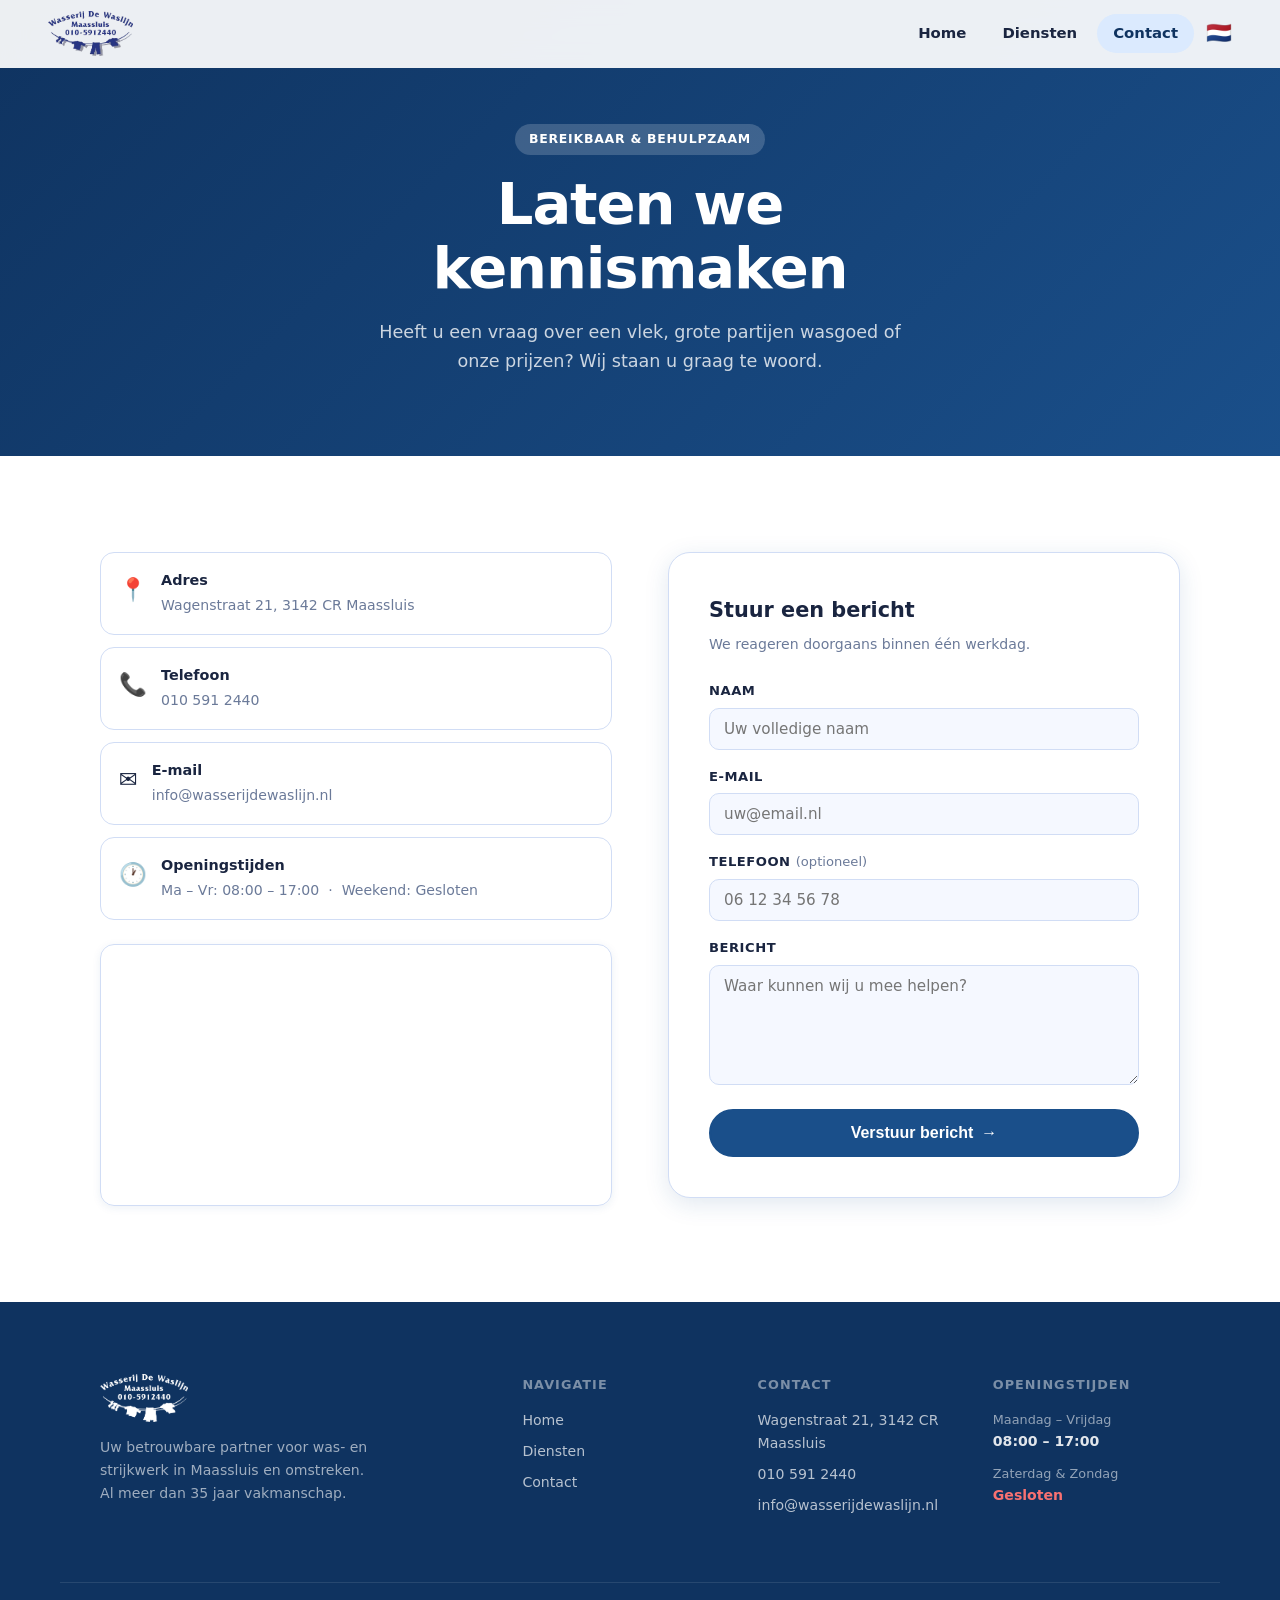
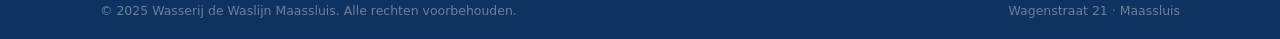
<file: contact.html>
<!DOCTYPE html>
<html lang="nl">
<head>
    <meta charset="UTF-8">
    <meta name="viewport" content="width=device-width, initial-scale=1.0">
    <title>Contact | Wasserij de Waslijn Maassluis</title>
    <meta name="description" content="Neem contact op met Wasserij de Waslijn. Bel 010 591 2440 of mail info@wasserijdewaslijn.nl. Wagenstraat 21, Maassluis.">
    <link rel="stylesheet" href="style.css">
</head>
<body>

    <div id="header-placeholder"></div>

    <main>

        <!-- ── PAGE HERO ── -->
        <div class="page-hero">
            <div class="page-hero-content">
                <div class="chip">Bereikbaar & Behulpzaam</div>
                <h1 class="heading-xl">Laten we<br>kennismaken</h1>
                <p class="subtext">Heeft u een vraag over een vlek, grote partijen wasgoed of onze prijzen? Wij staan u graag te woord.</p>
            </div>
        </div>

        <!-- ── CONTACT LAYOUT ── -->
        <section class="section">
            <div class="contact-layout">

                <!-- LINKS: info + map -->
                <div class="reveal">
                    <div class="contact-details">
                        <a href="https://maps.google.com/?q=Wagenstraat+21+3142+CR+Maassluis" target="_blank" rel="noopener" class="cdetail">
                            <div class="cdetail-icon">📍</div>
                            <div class="cdetail-body">
                                <strong>Adres</strong>
                                <span>Wagenstraat 21, 3142 CR Maassluis</span>
                            </div>
                        </a>
                        <a href="tel:0105912440" class="cdetail">
                            <div class="cdetail-icon">📞</div>
                            <div class="cdetail-body">
                                <strong>Telefoon</strong>
                                <span>010 591 2440</span>
                            </div>
                        </a>
                        <a href="mailto:info@wasserijdewaslijn.nl" class="cdetail">
                            <div class="cdetail-icon">✉️</div>
                            <div class="cdetail-body">
                                <strong>E-mail</strong>
                                <span>info@wasserijdewaslijn.nl</span>
                            </div>
                        </a>
                        <div class="cdetail" style="cursor:default;">
                            <div class="cdetail-icon">🕐</div>
                            <div class="cdetail-body">
                                <strong>Openingstijden</strong>
                                <span>Ma – Vr: 08:00 – 17:00 &nbsp;·&nbsp; Weekend: Gesloten</span>
                            </div>
                        </div>
                    </div>

                    <div class="map-wrap">
                        <iframe
                            title="Locatie Wasserij de Waslijn"
                            src="https://maps.google.com/maps?q=Wagenstraat+21,+3142+CR+Maassluis,+Netherlands&t=&z=16&ie=UTF8&iwloc=&output=embed"
                            allowfullscreen
                            loading="lazy"
                            referrerpolicy="no-referrer-when-downgrade">
                        </iframe>
                    </div>
                </div>

                <!-- RECHTS: form -->
                <div class="form-card reveal" style="transition-delay:0.15s;">
                    <h3>Stuur een bericht</h3>
                    <p>We reageren doorgaans binnen één werkdag.</p>

                    <form id="contact-form" action="https://formspree.io/f/xnjoqooq" method="POST">
                        <div class="fgroup">
                            <label for="name">Naam</label>
                            <input type="text" id="name" name="naam" placeholder="Uw volledige naam" required>
                        </div>
                        <div class="fgroup">
                            <label for="email">E-mail</label>
                            <input type="email" id="email" name="email" placeholder="uw@email.nl" required>
                        </div>
                        <div class="fgroup">
                            <label for="phone">Telefoon <span style="font-weight:400;text-transform:none;letter-spacing:0;color:var(--muted)">(optioneel)</span></label>
                            <input type="tel" id="phone" name="telefoon" placeholder="06 12 34 56 78">
                        </div>
                        <div class="fgroup">
                            <label for="message">Bericht</label>
                            <textarea id="message" name="bericht" placeholder="Waar kunnen wij u mee helpen?" required></textarea>
                        </div>

                        <!-- Spam bescherming -->
                        <input type="text" name="_gotcha" style="display:none">

                        <button type="submit" id="form-submit" class="btn btn-blue btn-lg" style="width:100%;justify-content:center;margin-top:8px;">
                            Verstuur bericht <span class="btn-arrow">→</span>
                        </button>
                    </form>

                    <div id="form-success" style="display:none;text-align:center;padding:40px 0;">
                        <div style="font-size:3rem;margin-bottom:16px;">✅</div>
                        <h3 style="font-size:1.3rem;margin-bottom:10px;">Bericht verstuurd!</h3>
                        <p style="color:var(--muted);font-size:0.93rem;">Wij nemen zo snel mogelijk contact met u op.</p>
                    </div>
                </div>

            </div>
        </section>

    </main>

    <div id="footer-placeholder"></div>

    <script src="components.js"></script>
    <script>
        loadComponents('contact');

        const form = document.getElementById('contact-form');
        const successMsg = document.getElementById('form-success');
        const submitBtn = document.getElementById('form-submit');

        form.addEventListener('submit', async function(e) {
            e.preventDefault();
            submitBtn.disabled = true;
            submitBtn.innerText = "Verzenden...";

            const data = new FormData(form);
            const response = await fetch(form.action, {
                method: 'POST',
                body: data,
                headers: { 'Accept': 'application/json' }
            });

            if (response.ok) {
                form.style.display = 'none';
                successMsg.style.display = 'block';
            } else {
                alert('Er ging iets mis. Bel ons gerust op 010 591 2440.');
                submitBtn.disabled = false;
                submitBtn.innerText = "Verstuur bericht →";
            }
        });
    </script>
</body>
</html>
</file>
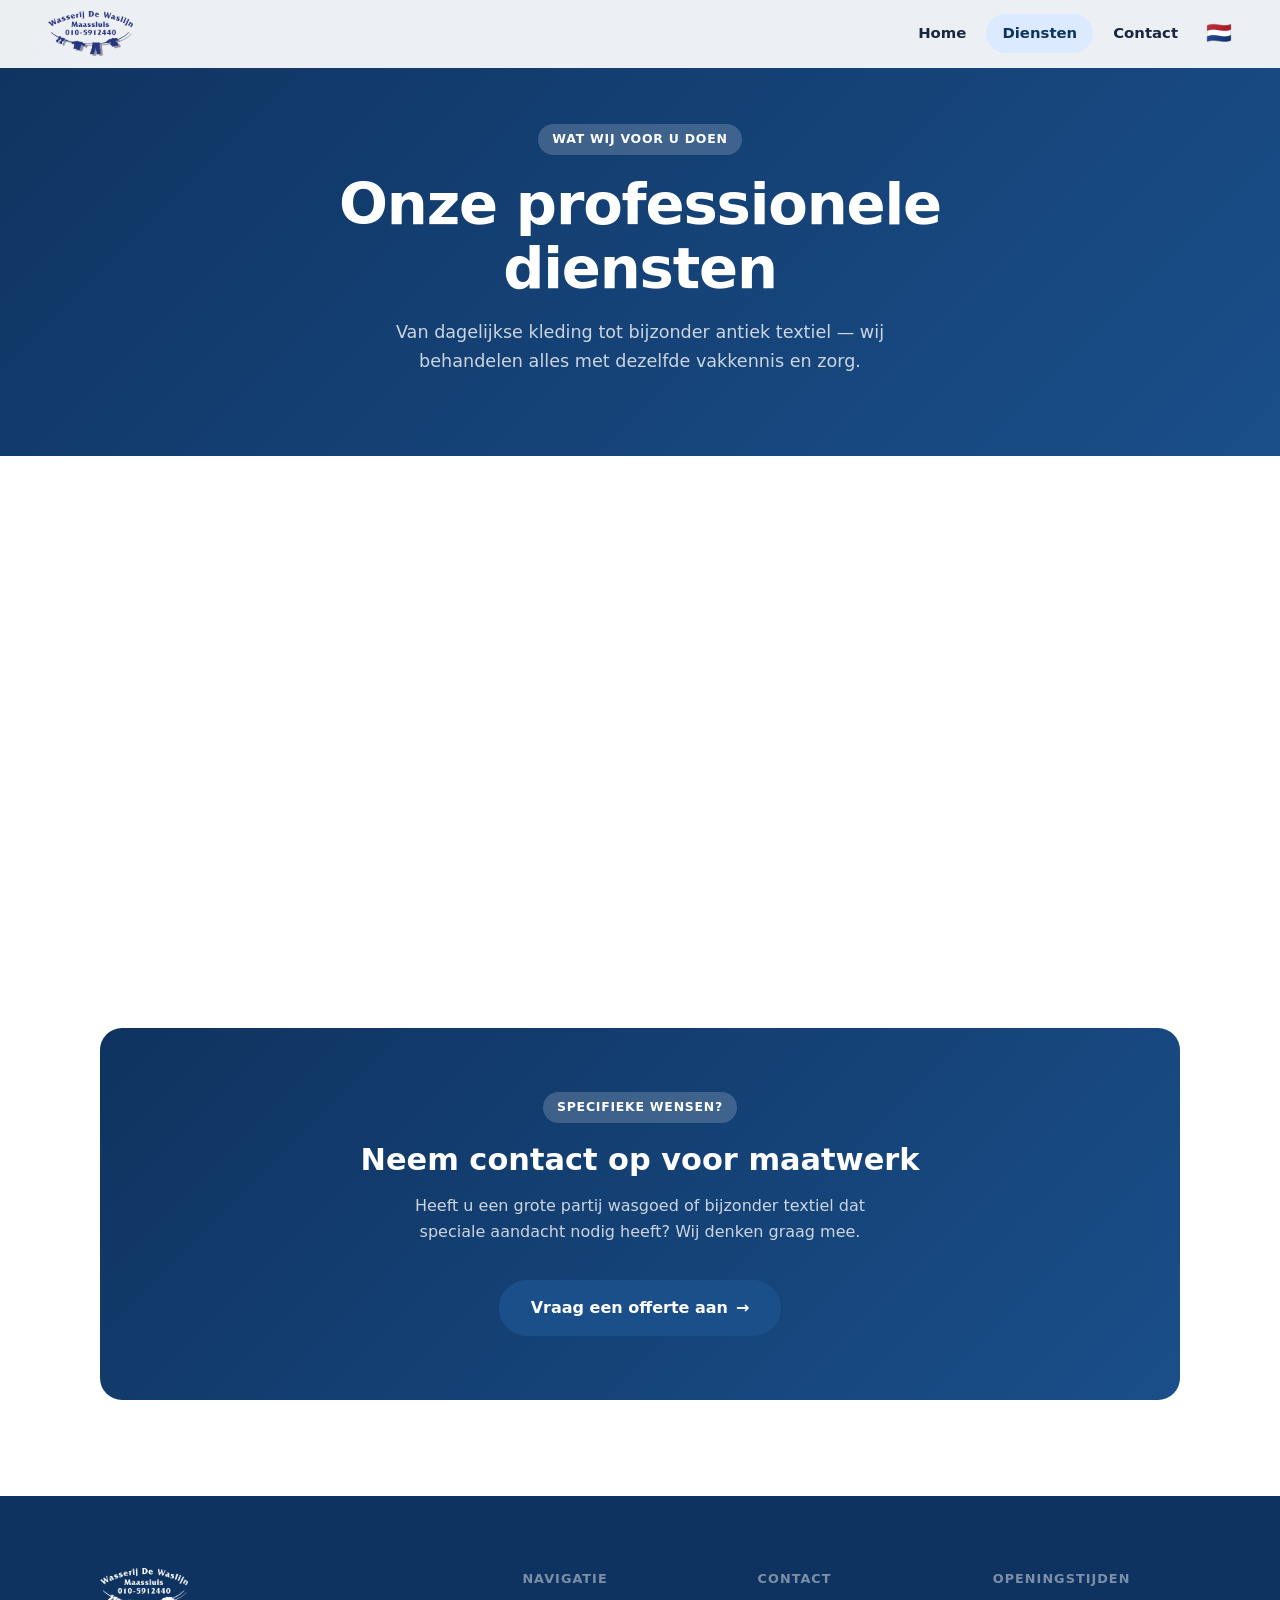
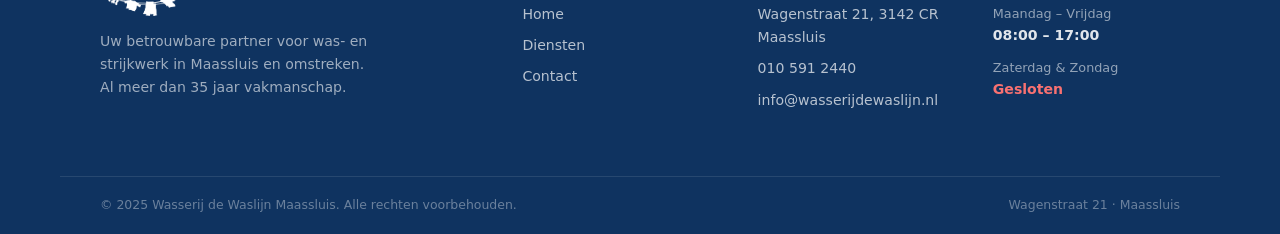
<file: diensten.html>
<!DOCTYPE html>
<html lang="nl">
<head>
    <meta charset="UTF-8">
    <meta name="viewport" content="width=device-width, initial-scale=1.0">
    <title>Diensten | Wasserij de Waslijn Maassluis</title>
    <meta name="description" content="Bekijk de diensten van Wasserij de Waslijn: wassen, strijken, bedrijfskleding en antiek textiel. Wagenstraat 21, Maassluis.">
    <link rel="stylesheet" href="style.css">
</head>
<body>

    <div id="header-placeholder"></div>

    <main>

        <!-- ── PAGE HERO ── -->
        <div class="page-hero">
            <div class="page-hero-content">
                <div class="chip">Wat wij voor u doen</div>
                <h1 class="heading-xl">Onze professionele<br>diensten</h1>
                <p class="subtext">Van dagelijkse kleding tot bijzonder antiek textiel — wij behandelen alles met dezelfde vakkennis en zorg.</p>
            </div>
        </div>

        <!-- ── DIENSTEN ── -->
        <section class="section">
            <div class="services-grid reveal-stagger">

                <div class="scard">
                    <div class="scard-icon-wrap">
                        <span class="scard-icon">👔</span>
                    </div>
                    <h2>Wassen & Strijken</h2>
                    <p>Uw dagelijkse kleding is bij ons in vertrouwde handen. Wij wassen met zorgvuldig geselecteerde middelen. Het resultaat? Uw kleding komt niet alleen fris, maar ook <strong>perfect gestreken</strong> terug.</p>
                    <span class="scard-tag">Dagelijks · Snel · Zorgvuldig</span>
                </div>

                <div class="scard">
                    <div class="scard-icon-wrap">
                        <span class="scard-icon">🧥</span>
                    </div>
                    <h2>Bedrijfskleding</h2>
                    <p>Voor ondernemers in Maassluis verzorgen wij de reiniging van overalls, koksbuizen, uniformen en representatieve kleding. Uw team ziet er altijd <strong>professioneel en verzorgd</strong> uit.</p>
                    <span class="scard-tag">Maatwerk · Volumes · Betrouwbaar</span>
                </div>

                <div class="scard">
                    <div class="scard-icon-wrap">
                        <span class="scard-icon">🏺</span>
                    </div>
                    <h2>Speciale Was & Antiek</h2>
                    <p>Heeft u vergeelde antieke lakens of erfstukken? Wij zijn specialisten in het <strong>stralend wit krijgen</strong> van oud textiel. Wij stijven uw linnen nog op authentieke wijze.</p>
                    <span class="scard-tag">Delicaat · Specialistisch · Authentiek</span>
                </div>

            </div>

            <!-- CTA -->
            <div class="cta-band reveal">
                <div class="chip">Specifieke wensen?</div>
                <h2 class="heading-md" style="margin-bottom:14px;">Neem contact op voor maatwerk</h2>
                <p>Heeft u een grote partij wasgoed of bijzonder textiel dat speciale aandacht nodig heeft? Wij denken graag mee.</p>
                <a href="contact.html" class="btn btn-blue btn-lg" style="margin-top:34px;">Vraag een offerte aan <span class="btn-arrow">→</span></a>
            </div>
        </section>

    </main>

    <div id="footer-placeholder"></div>

    <script src="components.js"></script>
    <script>
        loadComponents('diensten');
    </script>
</body>
</html>
</file>
<file: style.css>
/* ============================================================
   WASSERIJ DE WASLIJN — style.css
   Volledig responsive · Mobile-first
   ============================================================ */

/* ── RESET & BASE ─────────────────────────────────────────── */
*, *::before, *::after { box-sizing: border-box; margin: 0; padding: 0; }

:root {
  --blue:        #1a4f8a;
  --blue-dark:   #0f3360;
  --blue-mid:    #2563b0;
  --blue-light:  #dbeafe;
  --accent:      #3b82f6;
  --white:       #ffffff;
  --off-white:   #f5f8ff;
  --text:        #1a2540;
  --muted:       #6b7a99;
  --border:      #d1ddf5;
  --card-bg:     #ffffff;
  --shadow-sm:   0 2px 8px rgba(26,79,138,.08);
  --shadow-md:   0 6px 24px rgba(26,79,138,.13);
  --shadow-lg:   0 16px 48px rgba(26,79,138,.16);
  --radius:      14px;
  --radius-lg:   22px;
  --transition:  .25s cubic-bezier(.4,0,.2,1);
  --header-h:    68px;
}

html { scroll-behavior: smooth; font-size: 16px; }

body {
  font-family: 'Segoe UI', system-ui, -apple-system, sans-serif;
  color: var(--text);
  background: var(--white);
  line-height: 1.65;
  overflow-x: hidden;
}

img { max-width: 100%; display: block; }
a  { color: inherit; text-decoration: none; }

/* ── TYPOGRAPHY ──────────────────────────────────────────── */
.heading-xl {
  font-size: clamp(2rem, 5vw, 3.6rem);
  font-weight: 800;
  line-height: 1.12;
  letter-spacing: -.02em;
}
.heading-lg {
  font-size: clamp(1.6rem, 3.5vw, 2.6rem);
  font-weight: 800;
  line-height: 1.18;
  letter-spacing: -.02em;
}
.heading-md {
  font-size: clamp(1.3rem, 2.5vw, 1.9rem);
  font-weight: 700;
  line-height: 1.25;
}
.heading-accent { color: var(--accent); }
.line-accent    { color: var(--accent); }

.subtext {
  font-size: clamp(.95rem, 1.5vw, 1.1rem);
  color: var(--muted);
  max-width: 560px;
  margin: 0 auto;
}

/* ── CHIP ────────────────────────────────────────────────── */
.chip {
  display: inline-flex;
  align-items: center;
  gap: 6px;
  background: var(--blue-light);
  color: var(--blue-dark);
  font-size: .78rem;
  font-weight: 700;
  letter-spacing: .06em;
  text-transform: uppercase;
  padding: 5px 14px;
  border-radius: 100px;
  margin-bottom: 18px;
}

/* ── BUTTONS ─────────────────────────────────────────────── */
.btn {
  display: inline-flex;
  align-items: center;
  gap: 8px;
  font-weight: 700;
  border-radius: 100px;
  border: 2px solid transparent;
  cursor: pointer;
  transition: var(--transition);
  white-space: nowrap;
  font-size: .95rem;
  padding: 10px 24px;
}
.btn-lg  { padding: 13px 30px; font-size: 1rem; }
.btn-arrow { transition: transform var(--transition); }
.btn:hover .btn-arrow { transform: translateX(4px); }

.btn-blue {
  background: var(--blue);
  color: var(--white);
  border-color: var(--blue);
}
.btn-blue:hover { background: var(--blue-dark); border-color: var(--blue-dark); }

.btn-white {
  background: var(--white);
  color: var(--blue);
  border-color: var(--white);
}
.btn-white:hover { background: var(--blue-light); }

.btn-outline {
  background: transparent;
  color: var(--white);
  border-color: rgba(255,255,255,.55);
}
.btn-outline:hover { background: rgba(255,255,255,.12); border-color: var(--white); }

/* ── SECTION WRAPPER ─────────────────────────────────────── */
.section {
  max-width: 1160px;
  margin: 0 auto;
  padding: clamp(48px, 8vw, 96px) clamp(16px, 5vw, 40px);
}

/* ── HEADER ──────────────────────────────────────────────── */
#site-header {
  position: fixed;
  top: 0; left: 0; right: 0;
  z-index: 100;
  height: var(--header-h);
  display: flex;
  align-items: center;
  justify-content: space-between;
  padding: 0 clamp(16px, 4vw, 48px);
  background: rgba(255,255,255,.92);
  backdrop-filter: blur(12px);
  -webkit-backdrop-filter: blur(12px);
  border-bottom: 1px solid transparent;
  transition: box-shadow var(--transition), border-color var(--transition);
}
#site-header.scrolled {
  box-shadow: var(--shadow-md);
  border-color: var(--border);
}

.logo, .footer-logo {
  height: 46px;
  width: auto;
  object-fit: contain;
}
.header-logo-link { display: flex; align-items: center; }

/* Nav desktop */
nav {
  display: flex;
  align-items: center;
  gap: 12px;
}
#nav-menu {
  display: flex;
  list-style: none;
  gap: 4px;
  align-items: center;
}
#nav-menu a {
  display: block;
  padding: 7px 16px;
  border-radius: 100px;
  font-weight: 600;
  font-size: .93rem;
  color: var(--text);
  transition: background var(--transition), color var(--transition);
}
#nav-menu a:hover,
#nav-menu a.active {
  background: var(--blue-light);
  color: var(--blue-dark);
}

/* Lang flag */
.lang-flag { font-size: 1.3rem; line-height: 1; user-select: none; }

/* Hamburger */
.hamburger {
  display: none;
  flex-direction: column;
  justify-content: center;
  align-items: center;
  gap: 5px;
  width: 40px; height: 40px;
  border: none;
  background: transparent;
  cursor: pointer;
  padding: 6px;
  border-radius: 8px;
  transition: background var(--transition);
}
.hamburger:hover { background: var(--blue-light); }
.hamburger span {
  display: block;
  width: 22px; height: 2px;
  background: var(--text);
  border-radius: 2px;
  transition: transform var(--transition), opacity var(--transition);
  transform-origin: center;
}
.hamburger.open span:nth-child(1) { transform: translateY(7px) rotate(45deg); }
.hamburger.open span:nth-child(2) { opacity: 0; transform: scaleX(0); }
.hamburger.open span:nth-child(3) { transform: translateY(-7px) rotate(-45deg); }

/* ── HERO ────────────────────────────────────────────────── */
.hero {
  position: relative;
  min-height: 100svh;
  display: flex;
  align-items: center;
  justify-content: center;
  text-align: center;
  overflow: hidden;
  background: linear-gradient(145deg, var(--blue-dark) 0%, var(--blue) 60%, var(--blue-mid) 100%);
  padding: calc(var(--header-h) + 40px) 20px 60px;
}

.hero-bg-photo {
  position: absolute; inset: 0;
  background: url('assets/hero-bg.jpg') center/cover no-repeat;
  opacity: .12;
  pointer-events: none;
}

/* Orbs */
.hero-orb {
  position: absolute;
  border-radius: 50%;
  filter: blur(70px);
  opacity: .25;
  pointer-events: none;
}
.hero-orb-1 { width: 500px; height: 500px; background: #60a5fa; top: -100px; right: -80px; }
.hero-orb-2 { width: 350px; height: 350px; background: #93c5fd; bottom: -60px; left: -60px; }
.hero-orb-3 { width: 200px; height: 200px; background: #bfdbfe; top: 40%; left: 50%; }

.hero-content {
  position: relative;
  z-index: 2;
  max-width: 740px;
  color: var(--white);
}
.hero-content p {
  margin: 18px auto 32px;
  font-size: clamp(.95rem, 1.8vw, 1.15rem);
  opacity: .88;
  max-width: 520px;
}

/* Hero badge */
.hero-badge {
  display: inline-flex;
  align-items: center;
  gap: 8px;
  background: rgba(255,255,255,.14);
  border: 1px solid rgba(255,255,255,.25);
  backdrop-filter: blur(8px);
  color: var(--white);
  font-size: .8rem;
  font-weight: 600;
  letter-spacing: .05em;
  text-transform: uppercase;
  padding: 6px 16px;
  border-radius: 100px;
  margin-bottom: 22px;
}
.pulse-dot {
  width: 8px; height: 8px;
  background: #4ade80;
  border-radius: 50%;
  animation: pulse 2s infinite;
}
@keyframes pulse {
  0%, 100% { box-shadow: 0 0 0 0 rgba(74,222,128,.6); }
  50%       { box-shadow: 0 0 0 6px rgba(74,222,128,0); }
}

.hero-cta {
  display: flex;
  gap: 12px;
  justify-content: center;
  flex-wrap: wrap;
}

/* Scroll hint */
.hero-scroll-hint {
  position: absolute;
  bottom: 28px; left: 50%;
  transform: translateX(-50%);
  display: flex;
  flex-direction: column;
  align-items: center;
  gap: 6px;
  color: rgba(255,255,255,.5);
  font-size: .72rem;
  letter-spacing: .1em;
  text-transform: uppercase;
  z-index: 2;
}
.scroll-line {
  width: 1px; height: 36px;
  background: linear-gradient(to bottom, rgba(255,255,255,.5), transparent);
  animation: scrollDown 2s infinite;
}
@keyframes scrollDown {
  0%   { transform: scaleY(0); transform-origin: top; }
  50%  { transform: scaleY(1); transform-origin: top; }
  51%  { transform: scaleY(1); transform-origin: bottom; }
  100% { transform: scaleY(0); transform-origin: bottom; }
}

/* ── STATS STRIP ─────────────────────────────────────────── */
.stats-strip {
  display: grid;
  grid-template-columns: repeat(4, 1fr);
  gap: 0;
  background: var(--blue-dark);
  color: var(--white);
}
.stat-item {
  padding: clamp(20px, 4vw, 36px) 16px;
  text-align: center;
  border-right: 1px solid rgba(255,255,255,.1);
}
.stat-item:last-child { border-right: none; }
.stat-num {
  font-size: clamp(1.8rem, 4vw, 2.8rem);
  font-weight: 800;
  line-height: 1;
  color: #93c5fd;
}
.stat-num sup { font-size: .5em; vertical-align: super; }
.stat-label {
  font-size: .78rem;
  opacity: .7;
  margin-top: 6px;
  text-transform: uppercase;
  letter-spacing: .06em;
}

/* ── PROMISE SECTION ─────────────────────────────────────── */
.promise-section { background: var(--off-white); max-width: 100%; padding-left: 0; padding-right: 0; }
.promise-section > * { max-width: 1160px; margin-left: auto; margin-right: auto; padding-left: clamp(16px,5vw,40px); padding-right: clamp(16px,5vw,40px); }
.promise-section .section { padding-top: 0; padding-bottom: 0; }

.promise-header { text-align: center; margin-bottom: clamp(32px, 6vw, 56px); }
.promise-header p { margin-top: 14px; }

.promise-grid {
  display: grid;
  grid-template-columns: repeat(3, 1fr);
  gap: clamp(16px, 3vw, 28px);
}

.pcard {
  background: var(--card-bg);
  border-radius: var(--radius-lg);
  padding: clamp(24px, 4vw, 36px);
  box-shadow: var(--shadow-sm);
  border: 1px solid var(--border);
  transition: transform var(--transition), box-shadow var(--transition);
}
.pcard:hover { transform: translateY(-4px); box-shadow: var(--shadow-md); }

.pcard-icon {
  width: 56px; height: 56px;
  background: var(--blue-light);
  border-radius: 14px;
  display: flex; align-items: center; justify-content: center;
  margin-bottom: 18px;
}
.icon-inner { font-size: 1.6rem; line-height: 1; }
.pcard h3 { font-size: 1.05rem; font-weight: 700; margin-bottom: 10px; }
.pcard p  { font-size: .9rem; color: var(--muted); line-height: 1.6; }

/* ── PAGE HERO ───────────────────────────────────────────── */
.page-hero {
  background: linear-gradient(135deg, var(--blue-dark), var(--blue));
  color: var(--white);
  padding: calc(var(--header-h) + 56px) clamp(16px,5vw,40px) clamp(48px,8vw,80px);
  text-align: center;
}
.page-hero-content { max-width: 680px; margin: 0 auto; }
.page-hero-content .chip { background: rgba(255,255,255,.18); color: var(--white); }
.page-hero-content h1 { color: var(--white); margin-bottom: 16px; }
.page-hero-content .subtext { color: rgba(255,255,255,.78); margin: 0 auto; }

/* ── SERVICES GRID ───────────────────────────────────────── */
.services-grid {
  display: grid;
  grid-template-columns: repeat(3, 1fr);
  gap: clamp(16px, 3vw, 28px);
  margin-bottom: clamp(40px, 7vw, 72px);
}

.scard {
  background: var(--card-bg);
  border: 1px solid var(--border);
  border-radius: var(--radius-lg);
  padding: clamp(24px, 4vw, 36px);
  box-shadow: var(--shadow-sm);
  transition: transform var(--transition), box-shadow var(--transition);
}
.scard:hover { transform: translateY(-4px); box-shadow: var(--shadow-md); }

.scard-icon-wrap {
  width: 60px; height: 60px;
  background: var(--blue-light);
  border-radius: 16px;
  display: flex; align-items: center; justify-content: center;
  margin-bottom: 20px;
}
.scard-icon { font-size: 1.8rem; line-height: 1; }
.scard h2   { font-size: 1.15rem; font-weight: 700; margin-bottom: 12px; }
.scard p    { font-size: .9rem; color: var(--muted); line-height: 1.65; margin-bottom: 18px; }
.scard-tag  {
  display: inline-block;
  background: var(--blue-light);
  color: var(--blue-dark);
  font-size: .75rem;
  font-weight: 600;
  padding: 4px 12px;
  border-radius: 100px;
  letter-spacing: .04em;
}

/* CTA Band */
.cta-band {
  background: linear-gradient(135deg, var(--blue-dark), var(--blue));
  color: var(--white);
  border-radius: var(--radius-lg);
  padding: clamp(36px, 6vw, 64px) clamp(24px, 5vw, 56px);
  text-align: center;
}
.cta-band .chip { background: rgba(255,255,255,.18); color: var(--white); }
.cta-band p { color: rgba(255,255,255,.78); max-width: 520px; margin: 0 auto; }
.cta-band .heading-md { color: var(--white); }

/* ── CONTACT PAGE ────────────────────────────────────────── */
.contact-layout {
  display: grid;
  grid-template-columns: 1fr 1fr;
  gap: clamp(24px, 5vw, 56px);
  align-items: start;
}

/* Contact details */
.contact-details {
  display: flex;
  flex-direction: column;
  gap: 12px;
  margin-bottom: 24px;
}
.cdetail {
  display: flex;
  align-items: flex-start;
  gap: 14px;
  padding: 16px 18px;
  border-radius: var(--radius);
  border: 1px solid var(--border);
  background: var(--card-bg);
  transition: background var(--transition), box-shadow var(--transition);
  text-decoration: none;
  color: var(--text);
}
a.cdetail:hover { background: var(--blue-light); box-shadow: var(--shadow-sm); }
.cdetail-icon { font-size: 1.4rem; flex-shrink: 0; margin-top: 2px; }
.cdetail-body { display: flex; flex-direction: column; gap: 2px; }
.cdetail-body strong { font-weight: 700; font-size: .9rem; }
.cdetail-body span   { font-size: .88rem; color: var(--muted); }

/* Map */
.map-wrap {
  border-radius: var(--radius);
  overflow: hidden;
  border: 1px solid var(--border);
  box-shadow: var(--shadow-sm);
}
.map-wrap iframe {
  display: block;
  width: 100%;
  height: 260px;
  border: none;
}

/* Form card */
.form-card {
  background: var(--card-bg);
  border: 1px solid var(--border);
  border-radius: var(--radius-lg);
  padding: clamp(24px, 4vw, 40px);
  box-shadow: var(--shadow-md);
}
.form-card h3 { font-size: 1.3rem; font-weight: 700; margin-bottom: 6px; }
.form-card > p { font-size: .88rem; color: var(--muted); margin-bottom: 24px; }

.fgroup { display: flex; flex-direction: column; gap: 6px; margin-bottom: 16px; }
.fgroup label {
  font-size: .82rem;
  font-weight: 700;
  letter-spacing: .04em;
  text-transform: uppercase;
  color: var(--text);
}
.fgroup input,
.fgroup textarea {
  width: 100%;
  padding: 11px 14px;
  border: 1.5px solid var(--border);
  border-radius: 10px;
  font-size: .95rem;
  font-family: inherit;
  color: var(--text);
  background: var(--off-white);
  transition: border-color var(--transition), box-shadow var(--transition);
  outline: none;
  -webkit-appearance: none;
}
.fgroup input:focus,
.fgroup textarea:focus {
  border-color: var(--accent);
  box-shadow: 0 0 0 3px rgba(59,130,246,.18);
  background: var(--white);
}
.fgroup textarea { min-height: 120px; resize: vertical; }

/* ── FOOTER ──────────────────────────────────────────────── */
footer {
  background: var(--blue-dark);
  color: rgba(255,255,255,.85);
  padding-top: clamp(40px, 6vw, 72px);
}
.footer-inner {
  display: grid;
  grid-template-columns: 2fr 1fr 1fr 1fr;
  gap: clamp(24px, 4vw, 48px);
  max-width: 1160px;
  margin: 0 auto;
  padding: 0 clamp(16px, 5vw, 40px) clamp(32px, 5vw, 56px);
}
.footer-brand p {
  font-size: .88rem;
  color: rgba(255,255,255,.6);
  margin-top: 14px;
  line-height: 1.65;
  max-width: 280px;
}
.footer-logo { height: 48px; width: auto; filter: brightness(0) invert(1); margin-bottom: 4px; }

.footer-col h4 {
  font-size: .8rem;
  font-weight: 700;
  letter-spacing: .08em;
  text-transform: uppercase;
  color: rgba(255,255,255,.45);
  margin-bottom: 14px;
}
.footer-col a {
  display: block;
  font-size: .88rem;
  color: rgba(255,255,255,.7);
  margin-bottom: 8px;
  transition: color var(--transition);
}
.footer-col a:hover { color: var(--white); }

.footer-hours {
  display: flex;
  flex-direction: column;
  margin-bottom: 10px;
  font-size: .88rem;
}
.footer-hours span   { color: rgba(255,255,255,.55); font-size: .8rem; }
.footer-hours strong { color: rgba(255,255,255,.88); }
.footer-hours .closed { color: #f87171; }

.footer-bottom {
  border-top: 1px solid rgba(255,255,255,.1);
  display: flex;
  justify-content: space-between;
  align-items: center;
  flex-wrap: wrap;
  gap: 8px;
  max-width: 1160px;
  margin: 0 auto;
  padding: 18px clamp(16px, 5vw, 40px);
  font-size: .78rem;
  color: rgba(255,255,255,.38);
}

/* ── SCROLL REVEAL ───────────────────────────────────────── */
.reveal, .reveal-stagger > * {
  opacity: 0;
  transform: translateY(28px);
  transition: opacity .6s ease, transform .6s ease;
}
.reveal.visible,
.reveal-stagger > *.visible { opacity: 1; transform: none; }

.reveal-stagger > *:nth-child(1) { transition-delay: .05s; }
.reveal-stagger > *:nth-child(2) { transition-delay: .15s; }
.reveal-stagger > *:nth-child(3) { transition-delay: .25s; }
.reveal-stagger > *:nth-child(4) { transition-delay: .35s; }

/* ============================================================
   RESPONSIVE — TABLET  (max 900px)
   ============================================================ */
@media (max-width: 900px) {
  /* Nav → hamburger */
  .hamburger { display: flex; }
  .lang-flag  { display: none; }

  #nav-menu {
    position: fixed;
    top: var(--header-h);
    left: 0; right: 0;
    background: var(--white);
    border-bottom: 1px solid var(--border);
    box-shadow: var(--shadow-lg);
    flex-direction: column;
    padding: 16px 0 24px;
    gap: 4px;
    transform: translateY(-110%);
    opacity: 0;
    pointer-events: none;
    transition: transform .3s ease, opacity .3s ease;
  }
  #nav-menu.open {
    transform: translateY(0);
    opacity: 1;
    pointer-events: auto;
  }
  #nav-menu li { width: 100%; }
  #nav-menu a {
    padding: 13px 28px;
    border-radius: 0;
    font-size: 1.05rem;
    border-left: 3px solid transparent;
  }
  #nav-menu a.active,
  #nav-menu a:hover {
    background: var(--blue-light);
    border-left-color: var(--blue);
    border-radius: 0;
  }

  /* Grids → 2 col */
  .promise-grid { grid-template-columns: repeat(2, 1fr); }
  .services-grid { grid-template-columns: repeat(2, 1fr); }
  .footer-inner  { grid-template-columns: 1fr 1fr; }
  .footer-brand  { grid-column: 1 / -1; }

  /* Stats → 2×2 */
  .stats-strip { grid-template-columns: repeat(2, 1fr); }
  .stat-item   { border-right: 1px solid rgba(255,255,255,.1); border-bottom: 1px solid rgba(255,255,255,.1); }
  .stat-item:nth-child(2n) { border-right: none; }
  .stat-item:nth-last-child(-n+2) { border-bottom: none; }

  /* Contact */
  .contact-layout { grid-template-columns: 1fr; }
}

/* ============================================================
   RESPONSIVE — MOBILE  (max 600px)
   ============================================================ */
@media (max-width: 600px) {
  :root { --header-h: 60px; }

  /* Hero */
  .hero { padding-top: calc(var(--header-h) + 32px); }
  .hero-cta { flex-direction: column; align-items: center; gap: 10px; }
  .hero-cta .btn { width: 100%; max-width: 300px; justify-content: center; }
  .hero-orb { display: none; }
  .hero-scroll-hint { display: none; }

  /* 1-col grids */
  .promise-grid  { grid-template-columns: 1fr; }
  .services-grid { grid-template-columns: 1fr; }
  .footer-inner  { grid-template-columns: 1fr; gap: 28px; }
  .footer-brand  { grid-column: auto; }

  /* Stats → 2 col (blijft) */
  .stats-strip { grid-template-columns: repeat(2, 1fr); }

  /* Footer bottom */
  .footer-bottom { flex-direction: column; text-align: center; }

  /* Map taller on mobile */
  .map-wrap iframe { height: 220px; }

  /* CTA band padding */
  .cta-band { padding: 32px 20px; }

  /* Cards */
  .pcard, .scard, .form-card { padding: 22px 18px; }

  /* Contact details */
  .cdetail { padding: 14px; }
  .cdetail-icon { font-size: 1.2rem; }
}

/* ============================================================
   RESPONSIVE — XS  (max 380px)
   ============================================================ */
@media (max-width: 380px) {
  .heading-xl { font-size: 1.75rem; }
  .btn-lg { padding: 12px 20px; font-size: .93rem; }
  .stats-strip { grid-template-columns: repeat(2, 1fr); }
}

/* ── UTILITY ─────────────────────────────────────────────── */
.sr-only {
  position: absolute; width: 1px; height: 1px;
  padding: 0; margin: -1px; overflow: hidden;
  clip: rect(0,0,0,0); white-space: nowrap; border-width: 0;
}
</file>
